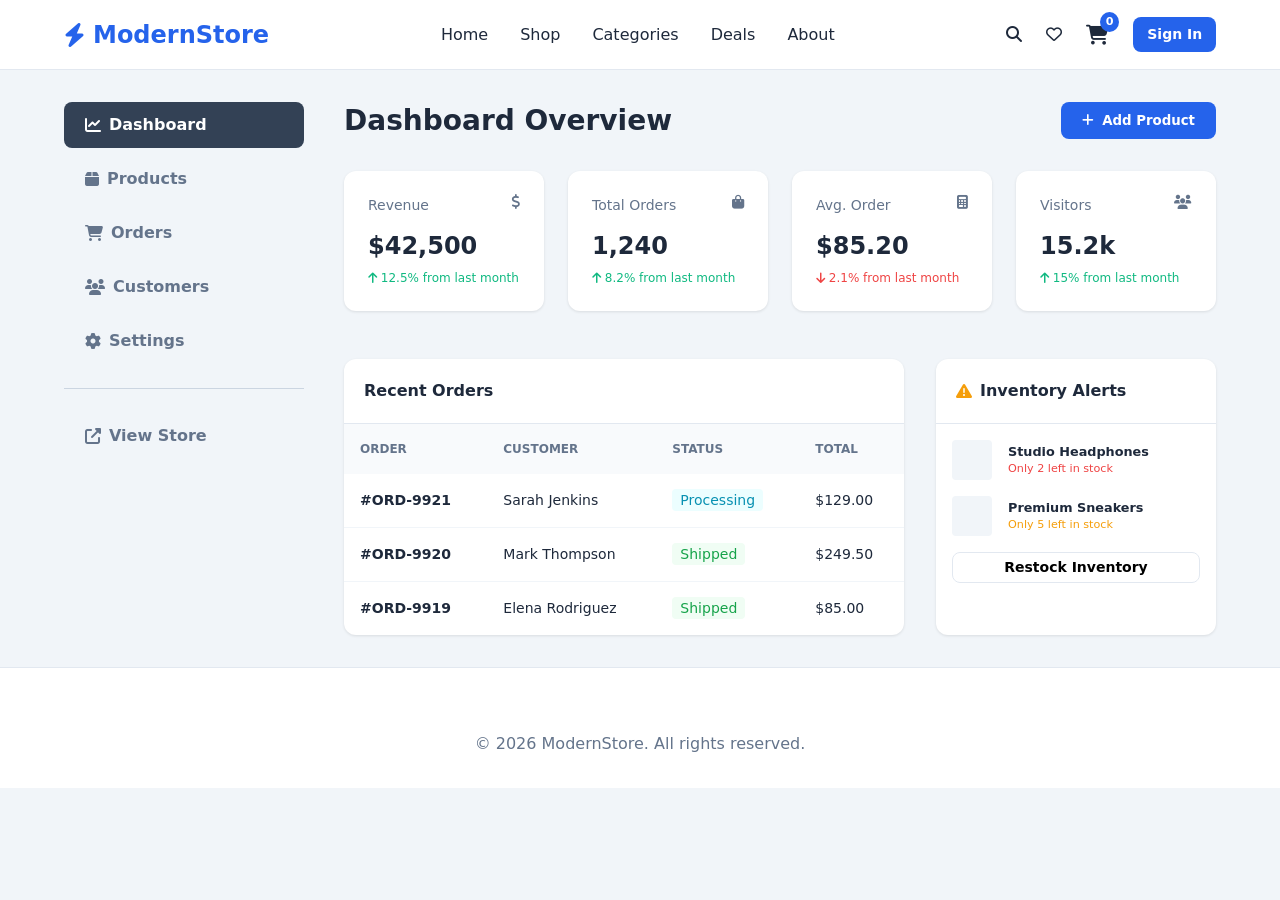
<file: admin-dashboard.html>
<!DOCTYPE html>
<html lang="en">
<head>
    <meta charset="UTF-8">
    <meta name="viewport" content="width=device-width, initial-scale=1.0">
    <title>Admin Dashboard | ModernStore</title>
    <link rel="stylesheet" href="assets/css/style.css">
    <link rel="stylesheet" href="https://cdnjs.cloudflare.com/ajax/libs/font-awesome/6.4.0/css/all.min.css">
</head>
<body style="background-color: #f1f5f9;">
    <!-- Navigation -->
    <nav class="navbar">
        <div class="container nav-container">
            <a href="index.html" class="logo">
                <i class="fas fa-bolt"></i> ModernStore
            </a>
            
            <ul class="nav-links">
                <li><a href="index.html" class="nav-link">Home</a></li>
                <li><a href="products.html" class="nav-link">Shop</a></li>
                <li><a href="categories.html" class="nav-link">Categories</a></li>
                <li><a href="deals.html" class="nav-link">Deals</a></li>
                <li><a href="about.html" class="nav-link">About</a></li>
            </ul>

            <div class="nav-actions">
                <div class="search-bar" style="position: relative; display: none; width: 200px;" id="search-container">
                    <input type="text" class="form-control" placeholder="Search..." style="padding: 0.5rem 1rem;">
                </div>
                <a href="#" class="nav-action-btn" id="search-btn"><i class="fas fa-search"></i></a>
                <a href="#" class="nav-action-btn"><i class="far fa-heart"></i></a>
                <a href="cart.html" class="cart-icon">
                    <i class="fas fa-shopping-cart"></i>
                    <span class="cart-count">0</span>
                </a>
                <a href="login.html" class="btn btn-primary btn-sm">Sign In</a>
                <div class="mobile-menu-btn">
                    <i class="fas fa-bars"></i>
                </div>
            </div>
        </div>
    </nav>

    <div class="container" style="padding: 2rem 1.5rem;">
        <div style="display: grid; grid-template-columns: 240px 1fr; gap: 2.5rem;">
            <!-- Admin Sidebar -->
            <aside>
                <nav style="display: flex; flex-direction: column; gap: 0.5rem;">
                    <a href="#" class="btn btn-block" style="justify-content: flex-start; background: #334155; color: white;"><i class="fas fa-chart-line"></i> Dashboard</a>
                    <a href="#" class="btn btn-block" style="justify-content: flex-start; color: #64748b;"><i class="fas fa-box"></i> Products</a>
                    <a href="#" class="btn btn-block" style="justify-content: flex-start; color: #64748b;"><i class="fas fa-shopping-cart"></i> Orders</a>
                    <a href="#" class="btn btn-block" style="justify-content: flex-start; color: #64748b;"><i class="fas fa-users"></i> Customers</a>
                    <a href="#" class="btn btn-block" style="justify-content: flex-start; color: #64748b;"><i class="fas fa-cog"></i> Settings</a>
                    <hr style="border: 0; border-top: 1px solid #cbd5e1; margin: 1rem 0;">
                    <a href="index.html" class="btn btn-block" style="justify-content: flex-start; color: #64748b;"><i class="fas fa-external-link-alt"></i> View Store</a>
                </nav>
            </aside>

            <!-- Admin Main Content -->
            <main>
                <div style="display: flex; justify-content: space-between; align-items: center; margin-bottom: 2rem;">
                    <h1 style="margin: 0; font-size: 1.75rem;">Dashboard Overview</h1>
                    <button class="btn btn-primary"><i class="fas fa-plus"></i> Add Product</button>
                </div>

                <!-- Stats Cards -->
                <div style="display: grid; grid-template-columns: repeat(4, 1fr); gap: 1.5rem; margin-bottom: 3rem;">
                    <div style="background: white; padding: 1.5rem; border-radius: 0.75rem; box-shadow: 0 1px 3px rgba(0,0,0,0.1);">
                        <div style="color: #64748b; font-size: 0.875rem; margin-bottom: 1rem; display: flex; justify-content: space-between;">
                            <span>Revenue</span>
                            <i class="fas fa-dollar-sign"></i>
                        </div>
                        <h2 style="margin: 0;">$42,500</h2>
                        <p style="color: var(--success); font-size: 0.75rem; margin-top: 0.5rem;"><i class="fas fa-arrow-up"></i> 12.5% from last month</p>
                    </div>
                    <div style="background: white; padding: 1.5rem; border-radius: 0.75rem; box-shadow: 0 1px 3px rgba(0,0,0,0.1);">
                        <div style="color: #64748b; font-size: 0.875rem; margin-bottom: 1rem; display: flex; justify-content: space-between;">
                            <span>Total Orders</span>
                            <i class="fas fa-shopping-bag"></i>
                        </div>
                        <h2 style="margin: 0;">1,240</h2>
                        <p style="color: var(--success); font-size: 0.75rem; margin-top: 0.5rem;"><i class="fas fa-arrow-up"></i> 8.2% from last month</p>
                    </div>
                    <div style="background: white; padding: 1.5rem; border-radius: 0.75rem; box-shadow: 0 1px 3px rgba(0,0,0,0.1);">
                        <div style="color: #64748b; font-size: 0.875rem; margin-bottom: 1rem; display: flex; justify-content: space-between;">
                            <span>Avg. Order</span>
                            <i class="fas fa-calculator"></i>
                        </div>
                        <h2 style="margin: 0;">$85.20</h2>
                        <p style="color: var(--danger); font-size: 0.75rem; margin-top: 0.5rem;"><i class="fas fa-arrow-down"></i> 2.1% from last month</p>
                    </div>
                    <div style="background: white; padding: 1.5rem; border-radius: 0.75rem; box-shadow: 0 1px 3px rgba(0,0,0,0.1);">
                        <div style="color: #64748b; font-size: 0.875rem; margin-bottom: 1rem; display: flex; justify-content: space-between;">
                            <span>Visitors</span>
                            <i class="fas fa-users"></i>
                        </div>
                        <h2 style="margin: 0;">15.2k</h2>
                        <p style="color: var(--success); font-size: 0.75rem; margin-top: 0.5rem;"><i class="fas fa-arrow-up"></i> 15% from last month</p>
                    </div>
                </div>

                <!-- Recent Sales & Inventory -->
                <div style="display: grid; grid-template-columns: 2fr 1fr; gap: 2rem;">
                    <!-- Recent Orders -->
                    <div style="background: white; border-radius: 0.75rem; box-shadow: 0 1px 3px rgba(0,0,0,0.1); overflow: hidden;">
                        <div style="padding: 1.25rem; border-bottom: 1px solid #e2e8f0; font-weight: 700;">Recent Orders</div>
                        <table style="width: 100%; border-collapse: collapse;">
                            <thead>
                                <tr style="text-align: left; background: #f8fafc; font-size: 0.75rem; text-transform: uppercase; color: #64748b;">
                                    <th style="padding: 1rem;">Order</th>
                                    <th style="padding: 1rem;">Customer</th>
                                    <th style="padding: 1rem;">Status</th>
                                    <th style="padding: 1rem;">Total</th>
                                </tr>
                            </thead>
                            <tbody style="font-size: 0.875rem;">
                                <tr style="border-bottom: 1px solid #f1f5f9;">
                                    <td style="padding: 1rem; font-weight: 600;">#ORD-9921</td>
                                    <td style="padding: 1rem;">Sarah Jenkins</td>
                                    <td style="padding: 1rem;"><span style="color: #0891b2; background: #ecfeff; padding: 0.2rem 0.5rem; border-radius: 4px;">Processing</span></td>
                                    <td style="padding: 1rem;">$129.00</td>
                                </tr>
                                <tr style="border-bottom: 1px solid #f1f5f9;">
                                    <td style="padding: 1rem; font-weight: 600;">#ORD-9920</td>
                                    <td style="padding: 1rem;">Mark Thompson</td>
                                    <td style="padding: 1rem;"><span style="color: #16a34a; background: #f0fdf4; padding: 0.2rem 0.5rem; border-radius: 4px;">Shipped</span></td>
                                    <td style="padding: 1rem;">$249.50</td>
                                </tr>
                                <tr>
                                    <td style="padding: 1rem; font-weight: 600;">#ORD-9919</td>
                                    <td style="padding: 1rem;">Elena Rodriguez</td>
                                    <td style="padding: 1rem;"><span style="color: #16a34a; background: #f0fdf4; padding: 0.2rem 0.5rem; border-radius: 4px;">Shipped</span></td>
                                    <td style="padding: 1rem;">$85.00</td>
                                </tr>
                            </tbody>
                        </table>
                    </div>

                    <!-- Low Stock Alerts -->
                    <div style="background: white; border-radius: 0.75rem; box-shadow: 0 1px 3px rgba(0,0,0,0.1); overflow: hidden;">
                        <div style="padding: 1.25rem; border-bottom: 1px solid #e2e8f0; font-weight: 700; display: flex; align-items: center; gap: 0.5rem;">
                            <i class="fas fa-exclamation-triangle" style="color: var(--accent);"></i> Inventory Alerts
                        </div>
                        <div style="padding: 1rem;">
                            <div style="display: flex; gap: 1rem; align-items: center; margin-bottom: 1rem;">
                                <div style="width: 40px; height: 40px; background: #f1f5f9; border-radius: 4px;"></div>
                                <div style="flex: 1;">
                                    <p style="font-size: 0.8rem; font-weight: 600; margin: 0;">Studio Headphones</p>
                                    <p style="font-size: 0.7rem; color: var(--danger);">Only 2 left in stock</p>
                                </div>
                            </div>
                            <div style="display: flex; gap: 1rem; align-items: center; margin-bottom: 1rem;">
                                <div style="width: 40px; height: 40px; background: #f1f5f9; border-radius: 4px;"></div>
                                <div style="flex: 1;">
                                    <p style="font-size: 0.8rem; font-weight: 600; margin: 0;">Premium Sneakers</p>
                                    <p style="font-size: 0.7rem; color: var(--accent);">Only 5 left in stock</p>
                                </div>
                            </div>
                            <button class="btn btn-outline btn-sm btn-block">Restock Inventory</button>
                        </div>
                    </div>
                </div>
            </main>
        </div>
    </div>

    <!-- Footer -->
    <footer class="footer">
        <div class="container text-center">
            <p class="text-muted">&copy; 2026 ModernStore. All rights reserved.</p>
        </div>
    </footer>

    <script src="assets/js/main.js"></script>
</body>
</html>
</file>
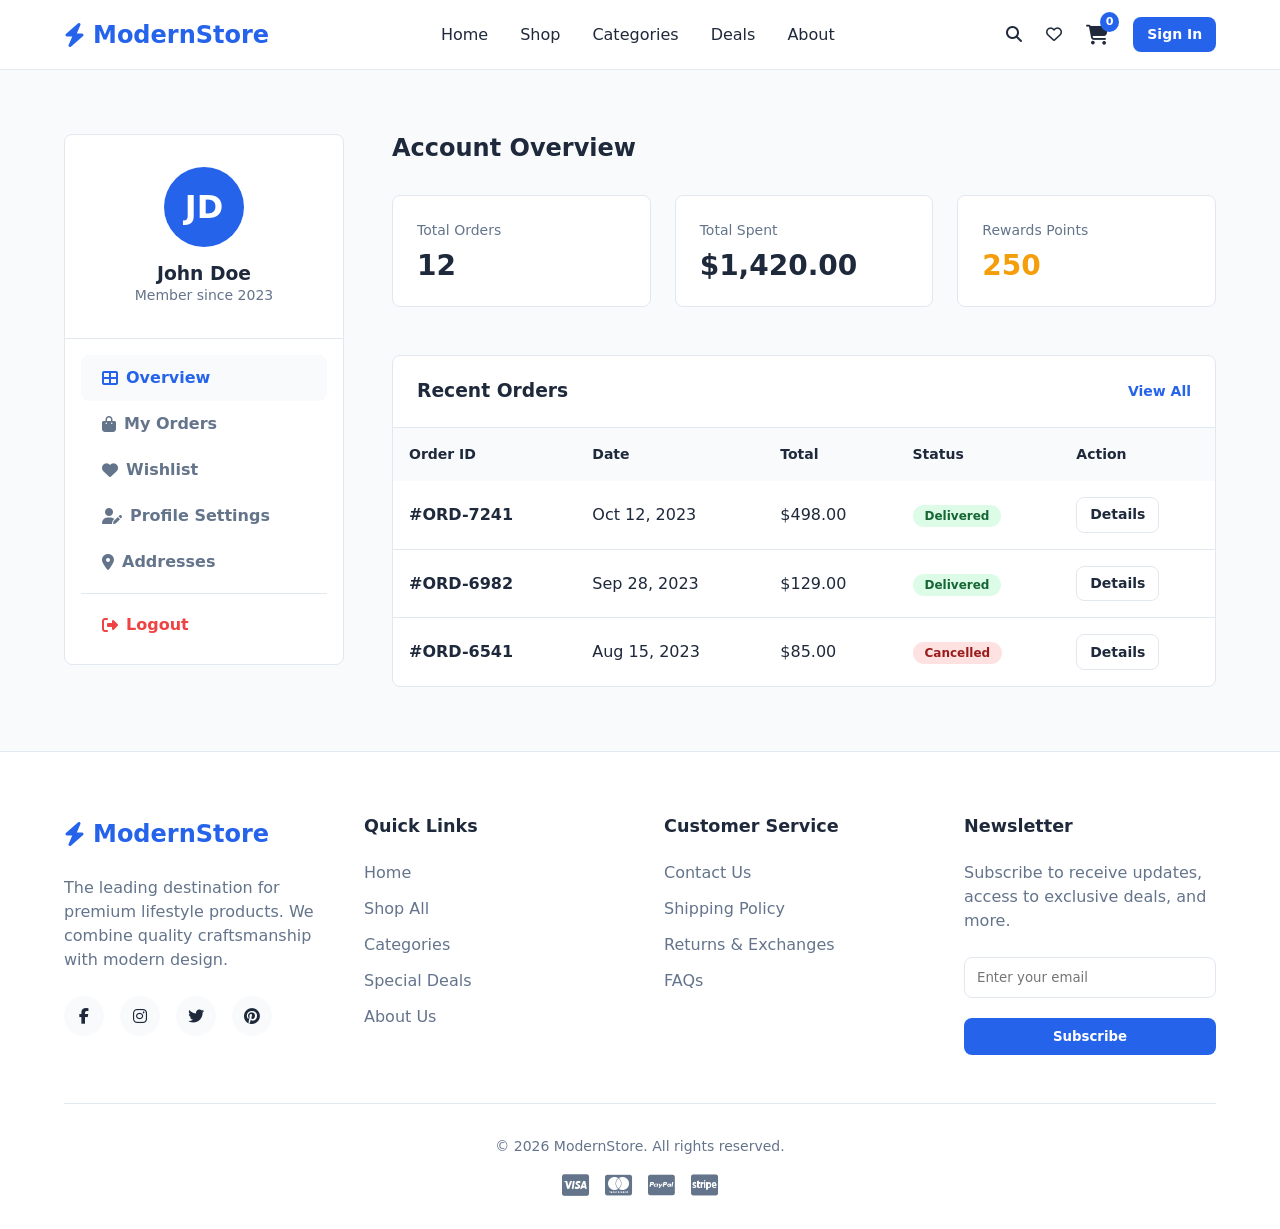
<file: dashboard.html>
<!DOCTYPE html>
<html lang="en">
<head>
    <meta charset="UTF-8">
    <meta name="viewport" content="width=device-width, initial-scale=1.0">
    <title>Dashboard | ModernStore</title>
    <link rel="stylesheet" href="assets/css/style.css">
    <link rel="stylesheet" href="https://cdnjs.cloudflare.com/ajax/libs/font-awesome/6.4.0/css/all.min.css">
</head>
<body>
    <!-- Navigation -->
    <nav class="navbar">
        <div class="container nav-container">
            <a href="index.html" class="logo">
                <i class="fas fa-bolt"></i> ModernStore
            </a>
            
            <ul class="nav-links">
                <li><a href="index.html" class="nav-link">Home</a></li>
                <li><a href="products.html" class="nav-link">Shop</a></li>
                <li><a href="categories.html" class="nav-link">Categories</a></li>
                <li><a href="deals.html" class="nav-link">Deals</a></li>
                <li><a href="about.html" class="nav-link">About</a></li>
            </ul>

            <div class="nav-actions">
                <div class="search-bar" style="position: relative; display: none; width: 200px;" id="search-container">
                    <input type="text" class="form-control" placeholder="Search..." style="padding: 0.5rem 1rem;">
                </div>
                <a href="#" class="nav-action-btn" id="search-btn"><i class="fas fa-search"></i></a>
                <a href="#" class="nav-action-btn"><i class="far fa-heart"></i></a>
                <a href="cart.html" class="cart-icon">
                    <i class="fas fa-shopping-cart"></i>
                    <span class="cart-count">0</span>
                </a>
                <a href="login.html" class="btn btn-primary btn-sm">Sign In</a>
                <div class="mobile-menu-btn">
                    <i class="fas fa-bars"></i>
                </div>
            </div>
        </div>
    </nav>

    <main class="container">
        <div style="padding: 4rem 0;">
            <div style="display: grid; grid-template-columns: 280px 1fr; gap: 3rem;">
                <!-- Sidebar -->
                <aside>
                    <div style="background: white; border-radius: var(--radius); border: 1px solid var(--border); overflow: hidden;">
                        <div style="padding: 2rem; border-bottom: 1px solid var(--border); text-align: center;">
                            <div style="width: 80px; height: 80px; border-radius: 50%; background: var(--primary); color: white; display: flex; align-items: center; justify-content: center; font-size: 2rem; font-weight: 700; margin: 0 auto 1rem;">JD</div>
                            <h3 style="margin: 0;">John Doe</h3>
                            <p class="text-muted" style="font-size: 0.875rem;">Member since 2023</p>
                        </div>
                        <nav style="padding: 1rem;">
                            <a href="#" class="btn btn-block" style="justify-content: flex-start; background: var(--background); color: var(--primary);"><i class="fas fa-th-large"></i> Overview</a>
                            <a href="#" class="btn btn-block" style="justify-content: flex-start; color: var(--text-muted);"><i class="fas fa-shopping-bag"></i> My Orders</a>
                            <a href="#" class="btn btn-block" style="justify-content: flex-start; color: var(--text-muted);"><i class="fas fa-heart"></i> Wishlist</a>
                            <a href="#" class="btn btn-block" style="justify-content: flex-start; color: var(--text-muted);"><i class="fas fa-user-edit"></i> Profile Settings</a>
                            <a href="#" class="btn btn-block" style="justify-content: flex-start; color: var(--text-muted);"><i class="fas fa-map-marker-alt"></i> Addresses</a>
                            <hr style="border: 0; border-top: 1px solid var(--border); margin: 0.5rem 0;">
                            <a href="login.html" class="btn btn-block" style="justify-content: flex-start; color: var(--danger);"><i class="fas fa-sign-out-alt"></i> Logout</a>
                        </nav>
                    </div>
                </aside>

                <!-- Content -->
                <div class="dashboard-content">
                    <h2 style="margin-bottom: 2rem;">Account Overview</h2>
                    
                    <!-- Stats Grid -->
                    <div style="display: grid; grid-template-columns: repeat(3, 1fr); gap: 1.5rem; margin-bottom: 3rem;">
                        <div style="background: white; padding: 1.5rem; border-radius: var(--radius); border: 1px solid var(--border);">
                            <p class="text-muted" style="font-size: 0.875rem; margin-bottom: 0.5rem;">Total Orders</p>
                            <h3 style="margin: 0; font-size: 1.75rem;">12</h3>
                        </div>
                        <div style="background: white; padding: 1.5rem; border-radius: var(--radius); border: 1px solid var(--border);">
                            <p class="text-muted" style="font-size: 0.875rem; margin-bottom: 0.5rem;">Total Spent</p>
                            <h3 style="margin: 0; font-size: 1.75rem;">$1,420.00</h3>
                        </div>
                        <div style="background: white; padding: 1.5rem; border-radius: var(--radius); border: 1px solid var(--border);">
                            <p class="text-muted" style="font-size: 0.875rem; margin-bottom: 0.5rem;">Rewards Points</p>
                            <h3 style="margin: 0; font-size: 1.75rem; color: var(--accent);">250</h3>
                        </div>
                    </div>

                    <!-- Recent Orders Table -->
                    <div style="background: white; border-radius: var(--radius); border: 1px solid var(--border); overflow: hidden;">
                        <div style="padding: 1.5rem; border-bottom: 1px solid var(--border); display: flex; justify-content: space-between; align-items: center;">
                            <h3 style="margin: 0;">Recent Orders</h3>
                            <a href="#" style="color: var(--primary); font-size: 0.875rem; font-weight: 600;">View All</a>
                        </div>
                        <div style="overflow-x: auto;">
                            <table style="width: 100%; border-collapse: collapse;">
                                <thead>
                                    <tr style="background: var(--background); text-align: left;">
                                        <th style="padding: 1rem; font-size: 0.875rem;">Order ID</th>
                                        <th style="padding: 1rem; font-size: 0.875rem;">Date</th>
                                        <th style="padding: 1rem; font-size: 0.875rem;">Total</th>
                                        <th style="padding: 1rem; font-size: 0.875rem;">Status</th>
                                        <th style="padding: 1rem; font-size: 0.875rem;">Action</th>
                                    </tr>
                                </thead>
                                <tbody>
                                    <tr style="border-bottom: 1px solid var(--border);">
                                        <td style="padding: 1rem; font-weight: 600;">#ORD-7241</td>
                                        <td style="padding: 1rem;">Oct 12, 2023</td>
                                        <td style="padding: 1rem;">$498.00</td>
                                        <td style="padding: 1rem;"><span style="background: #dcfce7; color: #166534; padding: 0.25rem 0.75rem; border-radius: 1rem; font-size: 0.75rem; font-weight: 600;">Delivered</span></td>
                                        <td style="padding: 1rem;"><a href="#" class="btn btn-outline btn-sm">Details</a></td>
                                    </tr>
                                    <tr style="border-bottom: 1px solid var(--border);">
                                        <td style="padding: 1rem; font-weight: 600;">#ORD-6982</td>
                                        <td style="padding: 1rem;">Sep 28, 2023</td>
                                        <td style="padding: 1rem;">$129.00</td>
                                        <td style="padding: 1rem;"><span style="background: #dcfce7; color: #166534; padding: 0.25rem 0.75rem; border-radius: 1rem; font-size: 0.75rem; font-weight: 600;">Delivered</span></td>
                                        <td style="padding: 1rem;"><a href="#" class="btn btn-outline btn-sm">Details</a></td>
                                    </tr>
                                    <tr>
                                        <td style="padding: 1rem; font-weight: 600;">#ORD-6541</td>
                                        <td style="padding: 1rem;">Aug 15, 2023</td>
                                        <td style="padding: 1rem;">$85.00</td>
                                        <td style="padding: 1rem;"><span style="background: #fee2e2; color: #991b1b; padding: 0.25rem 0.75rem; border-radius: 1rem; font-size: 0.75rem; font-weight: 600;">Cancelled</span></td>
                                        <td style="padding: 1rem;"><a href="#" class="btn btn-outline btn-sm">Details</a></td>
                                    </tr>
                                </tbody>
                            </table>
                        </div>
                    </div>
                </div>
            </div>
        </div>
    </main>

    <!-- Footer -->
    <footer class="footer">
        <div class="container">
            <div class="footer-grid">
                <div class="footer-col" id="about">
                    <a href="index.html" class="logo" style="margin-bottom: 1.5rem;">
                        <i class="fas fa-bolt"></i> ModernStore
                    </a>
                    <p class="text-muted">The leading destination for premium lifestyle products. We combine quality craftsmanship with modern design.</p>
                    <div class="social-links">
                        <a href="#" class="social-link"><i class="fab fa-facebook-f"></i></a>
                        <a href="#" class="social-link"><i class="fab fa-instagram"></i></a>
                        <a href="#" class="social-link"><i class="fab fa-twitter"></i></a>
                        <a href="#" class="social-link"><i class="fab fa-pinterest"></i></a>
                    </div>
                </div>
                <div class="footer-col">
                    <h4>Quick Links</h4>
                    <ul class="footer-links">
                        <li><a href="index.html" class="footer-link">Home</a></li>
                        <li><a href="products.html" class="footer-link">Shop All</a></li>
                        <li><a href="categories.html" class="footer-link">Categories</a></li>
                        <li><a href="deals.html" class="footer-link">Special Deals</a></li>
                        <li><a href="about.html" class="footer-link">About Us</a></li>
                    </ul>
                </div>
                <div class="footer-col">
                    <h4>Customer Service</h4>
                    <ul class="footer-links">
                        <li><a href="#" class="footer-link">Contact Us</a></li>
                        <li><a href="#" class="footer-link">Shipping Policy</a></li>
                        <li><a href="#" class="footer-link">Returns & Exchanges</a></li>
                        <li><a href="#" class="footer-link">FAQs</a></li>
                    </ul>
                </div>
                <div class="footer-col">
                    <h4>Newsletter</h4>
                    <p class="text-muted" style="margin-bottom: 1.5rem;">Subscribe to receive updates, access to exclusive deals, and more.</p>
                    <form id="newsletter-form">
                        <div class="form-group">
                            <input type="email" class="form-control" placeholder="Enter your email" required>
                        </div>
                        <button type="submit" class="btn btn-primary btn-block">Subscribe</button>
                    </form>
                </div>
            </div>
            <div class="footer-bottom">
                <p>&copy; 2026 ModernStore. All rights reserved.</p>
                <div style="margin-top: 1rem; display: flex; gap: 1rem; justify-content: center; font-size: 1.5rem;">
                    <i class="fab fa-cc-visa"></i>
                    <i class="fab fa-cc-mastercard"></i>
                    <i class="fab fa-cc-paypal"></i>
                    <i class="fab fa-cc-stripe"></i>
                </div>
            </div>
        </div>
    </footer>

    <script src="assets/js/main.js"></script>
</body>
</html>
</file>
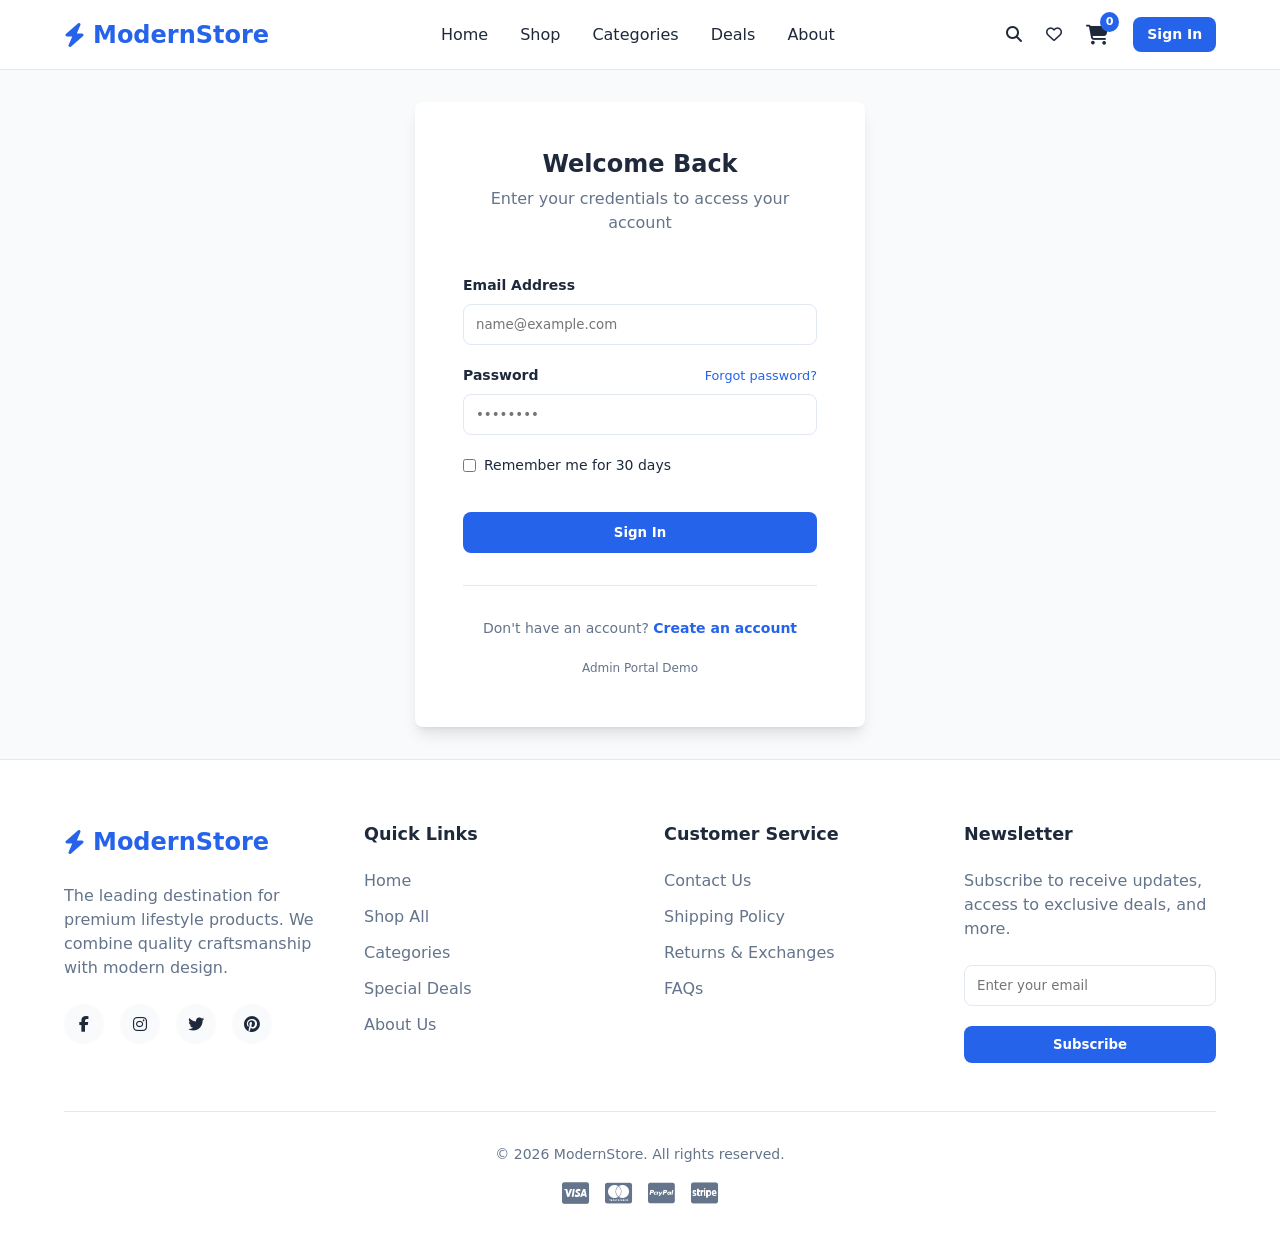
<file: login.html>
<!DOCTYPE html>
<html lang="en">
<head>
    <meta charset="UTF-8">
    <meta name="viewport" content="width=device-width, initial-scale=1.0">
    <title>Login | ModernStore</title>
    <link rel="stylesheet" href="assets/css/style.css">
    <link rel="stylesheet" href="https://cdnjs.cloudflare.com/ajax/libs/font-awesome/6.4.0/css/all.min.css">
</head>
<body style="background-color: var(--background); display: flex; flex-direction: column; min-height: 100vh;">
    <!-- Navigation -->
    <nav class="navbar">
        <div class="container nav-container">
            <a href="index.html" class="logo">
                <i class="fas fa-bolt"></i> ModernStore
            </a>
            
            <ul class="nav-links">
                <li><a href="index.html" class="nav-link">Home</a></li>
                <li><a href="products.html" class="nav-link">Shop</a></li>
                <li><a href="categories.html" class="nav-link">Categories</a></li>
                <li><a href="deals.html" class="nav-link">Deals</a></li>
                <li><a href="about.html" class="nav-link">About</a></li>
            </ul>

            <div class="nav-actions">
                <div class="search-bar" style="position: relative; display: none; width: 200px;" id="search-container">
                    <input type="text" class="form-control" placeholder="Search..." style="padding: 0.5rem 1rem;">
                </div>
                <a href="#" class="nav-action-btn" id="search-btn"><i class="fas fa-search"></i></a>
                <a href="#" class="nav-action-btn"><i class="far fa-heart"></i></a>
                <a href="cart.html" class="cart-icon">
                    <i class="fas fa-shopping-cart"></i>
                    <span class="cart-count">0</span>
                </a>
                <a href="login.html" class="btn btn-primary btn-sm">Sign In</a>
                <div class="mobile-menu-btn">
                    <i class="fas fa-bars"></i>
                </div>
            </div>
        </div>
    </nav>

    <main style="flex: 1; display: flex; align-items: center; justify-content: center; padding: 2rem;">
        <div class="auth-container" style="width: 100%; max-width: 450px; background: white; padding: 3rem; border-radius: var(--radius); box-shadow: var(--shadow-lg);">
            <div class="text-center" style="margin-bottom: 2.5rem;">
                <h2 style="margin-bottom: 0.5rem;">Welcome Back</h2>
                <p class="text-muted">Enter your credentials to access your account</p>
            </div>

            <form data-redirect="dashboard.html">
                <div class="form-group">
                    <label class="form-label">Email Address</label>
                    <input type="email" class="form-control" placeholder="name@example.com" required>
                </div>
                <div class="form-group">
                    <div style="display: flex; justify-content: space-between; align-items: center; margin-bottom: 0.5rem;">
                        <label class="form-label" style="margin: 0;">Password</label>
                        <a href="#" style="font-size: 0.8rem; color: var(--primary);">Forgot password?</a>
                    </div>
                    <input type="password" class="form-control" placeholder="••••••••" required>
                </div>
                <div class="form-group" style="display: flex; align-items: center; gap: 0.5rem;">
                    <input type="checkbox" id="remember">
                    <label for="remember" style="font-size: 0.875rem; cursor: pointer;">Remember me for 30 days</label>
                </div>
                <button type="submit" class="btn btn-primary btn-block" style="padding: 0.75rem; margin-top: 1rem;">Sign In</button>
            </form>

            <div style="margin-top: 2rem; padding-top: 2rem; border-top: 1px solid var(--border); text-align: center;">
                <p class="text-muted" style="font-size: 0.875rem;">Don't have an account? <a href="register.html" style="color: var(--primary); font-weight: 600;">Create an account</a></p>
            </div>
            
            <!-- Admin Link for Demo -->
            <div style="margin-top: 1rem; text-align: center;">
                <a href="admin-dashboard.html" style="font-size: 0.75rem; color: var(--text-muted);">Admin Portal Demo</a>
            </div>
        </div>
    </main>

    <!-- Footer -->
    <footer class="footer">
        <div class="container">
            <div class="footer-grid">
                <div class="footer-col" id="about">
                    <a href="index.html" class="logo" style="margin-bottom: 1.5rem;">
                        <i class="fas fa-bolt"></i> ModernStore
                    </a>
                    <p class="text-muted">The leading destination for premium lifestyle products. We combine quality craftsmanship with modern design.</p>
                    <div class="social-links">
                        <a href="#" class="social-link"><i class="fab fa-facebook-f"></i></a>
                        <a href="#" class="social-link"><i class="fab fa-instagram"></i></a>
                        <a href="#" class="social-link"><i class="fab fa-twitter"></i></a>
                        <a href="#" class="social-link"><i class="fab fa-pinterest"></i></a>
                    </div>
                </div>
                <div class="footer-col">
                    <h4>Quick Links</h4>
                    <ul class="footer-links">
                        <li><a href="index.html" class="footer-link">Home</a></li>
                        <li><a href="products.html" class="footer-link">Shop All</a></li>
                        <li><a href="categories.html" class="footer-link">Categories</a></li>
                        <li><a href="deals.html" class="footer-link">Special Deals</a></li>
                        <li><a href="about.html" class="footer-link">About Us</a></li>
                    </ul>
                </div>
                <div class="footer-col">
                    <h4>Customer Service</h4>
                    <ul class="footer-links">
                        <li><a href="#" class="footer-link">Contact Us</a></li>
                        <li><a href="#" class="footer-link">Shipping Policy</a></li>
                        <li><a href="#" class="footer-link">Returns & Exchanges</a></li>
                        <li><a href="#" class="footer-link">FAQs</a></li>
                    </ul>
                </div>
                <div class="footer-col">
                    <h4>Newsletter</h4>
                    <p class="text-muted" style="margin-bottom: 1.5rem;">Subscribe to receive updates, access to exclusive deals, and more.</p>
                    <form id="newsletter-form">
                        <div class="form-group">
                            <input type="email" class="form-control" placeholder="Enter your email" required>
                        </div>
                        <button type="submit" class="btn btn-primary btn-block">Subscribe</button>
                    </form>
                </div>
            </div>
            <div class="footer-bottom">
                <p>&copy; 2026 ModernStore. All rights reserved.</p>
                <div style="margin-top: 1rem; display: flex; gap: 1rem; justify-content: center; font-size: 1.5rem;">
                    <i class="fab fa-cc-visa"></i>
                    <i class="fab fa-cc-mastercard"></i>
                    <i class="fab fa-cc-paypal"></i>
                    <i class="fab fa-cc-stripe"></i>
                </div>
            </div>
        </div>
    </footer>

    <script src="assets/js/main.js"></script>
</body>
</html>
</file>
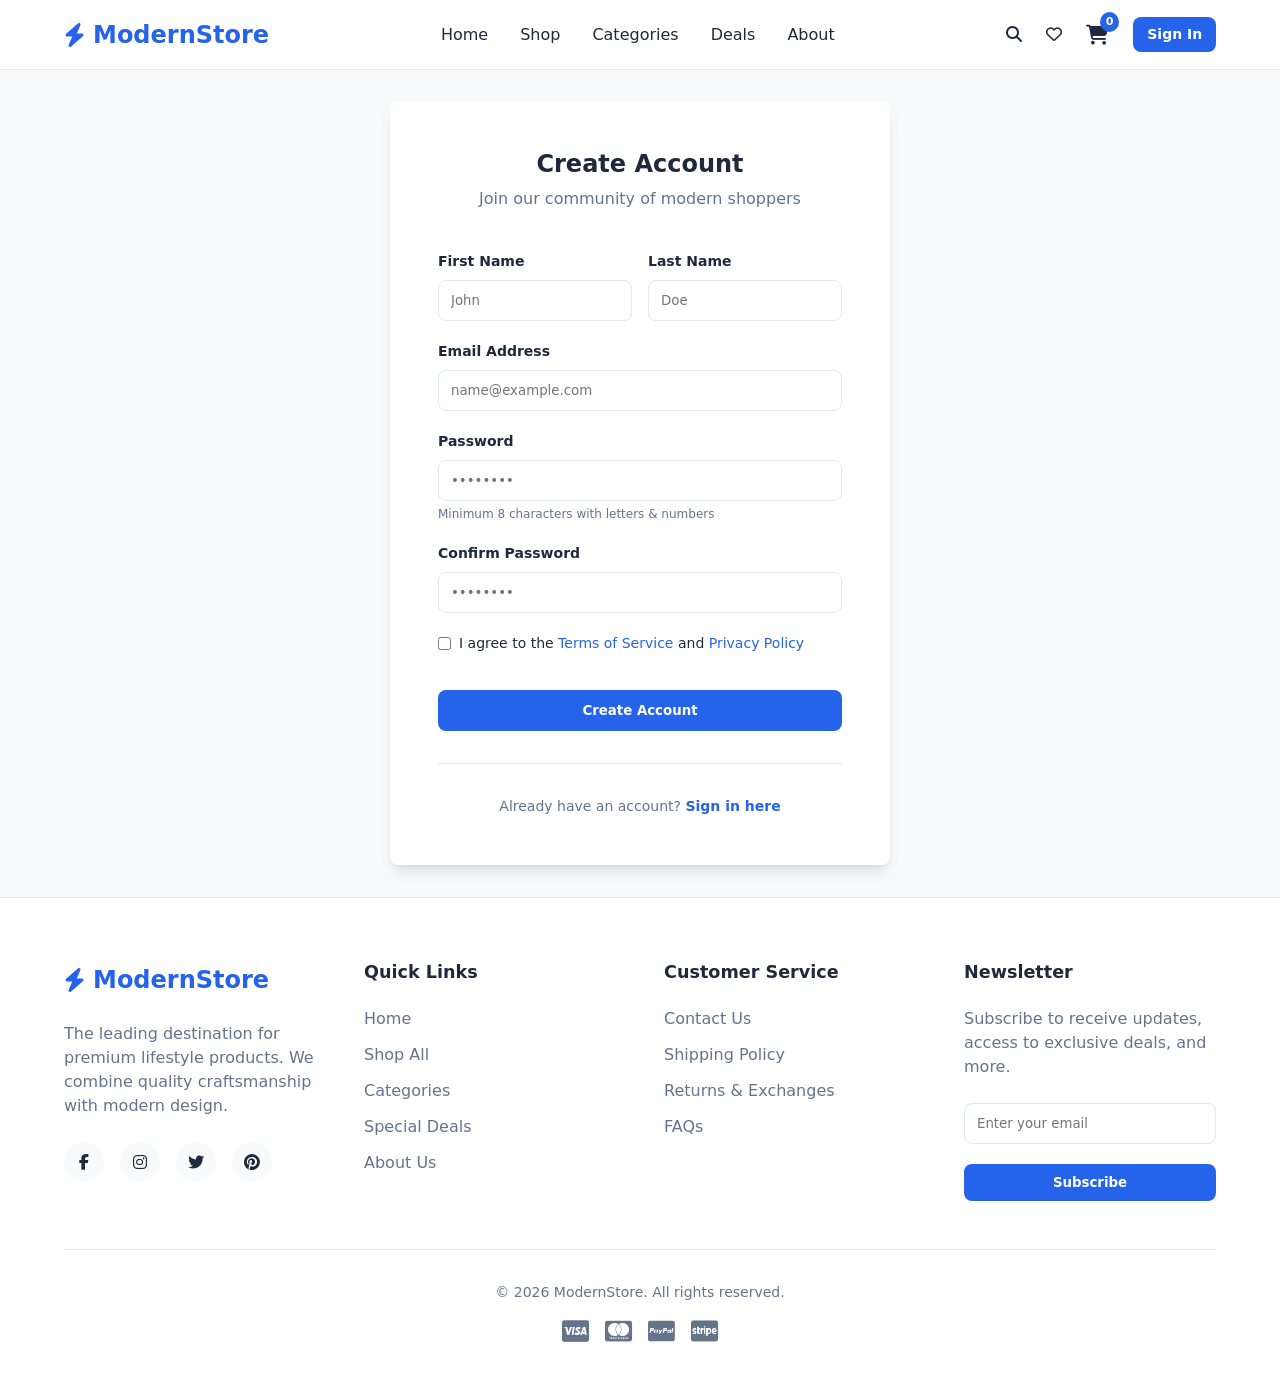
<file: register.html>
<!DOCTYPE html>
<html lang="en">
<head>
    <meta charset="UTF-8">
    <meta name="viewport" content="width=device-width, initial-scale=1.0">
    <title>Register | ModernStore</title>
    <link rel="stylesheet" href="assets/css/style.css">
    <link rel="stylesheet" href="https://cdnjs.cloudflare.com/ajax/libs/font-awesome/6.4.0/css/all.min.css">
</head>
<body style="background-color: var(--background); display: flex; flex-direction: column; min-height: 100vh;">
    <!-- Navigation -->
    <nav class="navbar">
        <div class="container nav-container">
            <a href="index.html" class="logo">
                <i class="fas fa-bolt"></i> ModernStore
            </a>
            
            <ul class="nav-links">
                <li><a href="index.html" class="nav-link">Home</a></li>
                <li><a href="products.html" class="nav-link">Shop</a></li>
                <li><a href="categories.html" class="nav-link">Categories</a></li>
                <li><a href="deals.html" class="nav-link">Deals</a></li>
                <li><a href="about.html" class="nav-link">About</a></li>
            </ul>

            <div class="nav-actions">
                <div class="search-bar" style="position: relative; display: none; width: 200px;" id="search-container">
                    <input type="text" class="form-control" placeholder="Search..." style="padding: 0.5rem 1rem;">
                </div>
                <a href="#" class="nav-action-btn" id="search-btn"><i class="fas fa-search"></i></a>
                <a href="#" class="nav-action-btn"><i class="far fa-heart"></i></a>
                <a href="cart.html" class="cart-icon">
                    <i class="fas fa-shopping-cart"></i>
                    <span class="cart-count">0</span>
                </a>
                <a href="login.html" class="btn btn-primary btn-sm">Sign In</a>
                <div class="mobile-menu-btn">
                    <i class="fas fa-bars"></i>
                </div>
            </div>
        </div>
    </nav>

    <main style="flex: 1; display: flex; align-items: center; justify-content: center; padding: 2rem;">
        <div class="auth-container" style="width: 100%; max-width: 500px; background: white; padding: 3rem; border-radius: var(--radius); box-shadow: var(--shadow-lg);">
            <div class="text-center" style="margin-bottom: 2.5rem;">
                <h2 style="margin-bottom: 0.5rem;">Create Account</h2>
                <p class="text-muted">Join our community of modern shoppers</p>
            </div>

            <form data-redirect="login.html">
                <div style="display: grid; grid-template-columns: 1fr 1fr; gap: 1rem;">
                    <div class="form-group">
                        <label class="form-label">First Name</label>
                        <input type="text" class="form-control" placeholder="John" required>
                    </div>
                    <div class="form-group">
                        <label class="form-label">Last Name</label>
                        <input type="text" class="form-control" placeholder="Doe" required>
                    </div>
                </div>
                <div class="form-group">
                    <label class="form-label">Email Address</label>
                    <input type="email" class="form-control" placeholder="name@example.com" required>
                </div>
                <div class="form-group">
                    <label class="form-label">Password</label>
                    <input type="password" class="form-control" placeholder="••••••••" required>
                    <p style="font-size: 0.75rem; color: var(--text-muted); margin-top: 0.25rem;">Minimum 8 characters with letters & numbers</p>
                </div>
                <div class="form-group">
                    <label class="form-label">Confirm Password</label>
                    <input type="password" class="form-control" placeholder="••••••••" required>
                </div>
                <div class="form-group" style="display: flex; align-items: flex-start; gap: 0.5rem;">
                    <input type="checkbox" id="terms" required style="margin-top: 0.25rem;">
                    <label for="terms" style="font-size: 0.875rem; cursor: pointer;">I agree to the <a href="#" style="color: var(--primary);">Terms of Service</a> and <a href="#" style="color: var(--primary);">Privacy Policy</a></label>
                </div>
                <button type="submit" class="btn btn-primary btn-block" style="padding: 0.75rem; margin-top: 1rem;">Create Account</button>
            </form>

            <div style="margin-top: 2rem; padding-top: 2rem; border-top: 1px solid var(--border); text-align: center;">
                <p class="text-muted" style="font-size: 0.875rem;">Already have an account? <a href="login.html" style="color: var(--primary); font-weight: 600;">Sign in here</a></p>
            </div>
        </div>
    </main>

    <!-- Footer -->
    <footer class="footer">
        <div class="container">
            <div class="footer-grid">
                <div class="footer-col" id="about">
                    <a href="index.html" class="logo" style="margin-bottom: 1.5rem;">
                        <i class="fas fa-bolt"></i> ModernStore
                    </a>
                    <p class="text-muted">The leading destination for premium lifestyle products. We combine quality craftsmanship with modern design.</p>
                    <div class="social-links">
                        <a href="#" class="social-link"><i class="fab fa-facebook-f"></i></a>
                        <a href="#" class="social-link"><i class="fab fa-instagram"></i></a>
                        <a href="#" class="social-link"><i class="fab fa-twitter"></i></a>
                        <a href="#" class="social-link"><i class="fab fa-pinterest"></i></a>
                    </div>
                </div>
                <div class="footer-col">
                    <h4>Quick Links</h4>
                    <ul class="footer-links">
                        <li><a href="index.html" class="footer-link">Home</a></li>
                        <li><a href="products.html" class="footer-link">Shop All</a></li>
                        <li><a href="categories.html" class="footer-link">Categories</a></li>
                        <li><a href="deals.html" class="footer-link">Special Deals</a></li>
                        <li><a href="about.html" class="footer-link">About Us</a></li>
                    </ul>
                </div>
                <div class="footer-col">
                    <h4>Customer Service</h4>
                    <ul class="footer-links">
                        <li><a href="#" class="footer-link">Contact Us</a></li>
                        <li><a href="#" class="footer-link">Shipping Policy</a></li>
                        <li><a href="#" class="footer-link">Returns & Exchanges</a></li>
                        <li><a href="#" class="footer-link">FAQs</a></li>
                    </ul>
                </div>
                <div class="footer-col">
                    <h4>Newsletter</h4>
                    <p class="text-muted" style="margin-bottom: 1.5rem;">Subscribe to receive updates, access to exclusive deals, and more.</p>
                    <form id="newsletter-form">
                        <div class="form-group">
                            <input type="email" class="form-control" placeholder="Enter your email" required>
                        </div>
                        <button type="submit" class="btn btn-primary btn-block">Subscribe</button>
                    </form>
                </div>
            </div>
            <div class="footer-bottom">
                <p>&copy; 2026 ModernStore. All rights reserved.</p>
                <div style="margin-top: 1rem; display: flex; gap: 1rem; justify-content: center; font-size: 1.5rem;">
                    <i class="fab fa-cc-visa"></i>
                    <i class="fab fa-cc-mastercard"></i>
                    <i class="fab fa-cc-paypal"></i>
                    <i class="fab fa-cc-stripe"></i>
                </div>
            </div>
        </div>
    </footer>

    <script src="assets/js/main.js"></script>
</body>
</html>
</file>
<file: assets/css/style.css>
/* Modern E-Commerce Design System */
:root {
    --primary: #2563eb;
    --primary-dark: #1d4ed8;
    --secondary: #64748b;
    --accent: #f59e0b;
    --success: #10b981;
    --danger: #ef4444;
    --background: #f8fafc;
    --surface: #ffffff;
    --text-main: #1e293b;
    --text-muted: #64748b;
    --border: #e2e8f0;
    --shadow: 0 4px 6px -1px rgb(0 0 0 / 0.1), 0 2px 4px -2px rgb(0 0 0 / 0.1);
    --shadow-lg: 0 10px 15px -3px rgb(0 0 0 / 0.1), 0 4px 6px -4px rgb(0 0 0 / 0.1);
    --radius: 0.5rem;
    --container-width: 1200px;
}

/* Reset & Base */
* {
    margin: 0;
    padding: 0;
    box-sizing: border-box;
}

body {
    font-family: 'Inter', system-ui, -apple-system, sans-serif;
    background-color: var(--background);
    color: var(--text-main);
    line-height: 1.5;
    -webkit-font-smoothing: antialiased;
}

a {
    text-decoration: none;
    color: inherit;
    transition: all 0.2s;
}

ul {
    list-style: none;
}

img {
    max-width: 100%;
    display: block;
}

button, input, select, textarea {
    font-family: inherit;
}

/* Layout */
.container {
    max-width: var(--container-width);
    margin: 0 auto;
    padding: 0 1.5rem;
}

section {
    padding: 4rem 0;
}

/* Typography */
h1, h2, h3, h4 {
    font-weight: 700;
    line-height: 1.2;
    margin-bottom: 1rem;
}

.text-center { text-align: center; }
.text-muted { color: var(--text-muted); }

/* Navigation */
.navbar {
    background-color: var(--surface);
    border-bottom: 1px solid var(--border);
    position: sticky;
    top: 0;
    z-index: 100;
    height: 70px;
    display: flex;
    align-items: center;
}

.nav-container {
    display: flex;
    justify-content: space-between;
    align-items: center;
    width: 100%;
}

.logo {
    font-size: 1.5rem;
    font-weight: 800;
    color: var(--primary);
    display: flex;
    align-items: center;
    gap: 0.5rem;
}

.nav-links {
    display: flex;
    gap: 2rem;
    align-items: center;
}

.nav-link {
    font-weight: 500;
    color: var(--text-main);
}

.nav-link:hover {
    color: var(--primary);
}

.nav-actions {
    display: flex;
    align-items: center;
    gap: 1.5rem;
}

.cart-icon {
    position: relative;
    font-size: 1.25rem;
}

.cart-count {
    position: absolute;
    top: -8px;
    right: -10px;
    background-color: var(--primary);
    color: white;
    font-size: 0.7rem;
    padding: 2px 6px;
    border-radius: 50%;
    font-weight: 700;
}

/* Mobile Menu */
.mobile-menu-btn {
    display: none;
    font-size: 1.5rem;
    cursor: pointer;
}

/* Buttons */
.btn {
    display: inline-flex;
    align-items: center;
    justify-content: center;
    padding: 0.625rem 1.25rem;
    border-radius: var(--radius);
    font-weight: 600;
    cursor: pointer;
    transition: all 0.2s;
    border: 1px solid transparent;
    gap: 0.5rem;
}

.btn-primary {
    background-color: var(--primary);
    color: white;
}

.btn-primary:hover {
    background-color: var(--primary-dark);
}

.btn-outline {
    border-color: var(--border);
    background-color: transparent;
}

.btn-outline:hover {
    background-color: var(--background);
}

.btn-block {
    width: 100%;
}

.btn-sm {
    padding: 0.4rem 0.8rem;
    font-size: 0.875rem;
}

/* Product Grid Responsiveness */
.product-grid {
    display: grid;
    grid-template-columns: repeat(4, 1fr);
    gap: 2rem;
}

@media (max-width: 1024px) {
    .product-grid {
        grid-template-columns: repeat(2, 1fr);
    }
}

@media (max-width: 640px) {
    .product-grid {
        grid-template-columns: 1fr;
    }
}

.product-card {
    background-color: var(--surface);
    border-radius: var(--radius);
    overflow: hidden;
    box-shadow: var(--shadow);
    transition: transform 0.2s, box-shadow 0.2s;
}

.product-card:hover {
    transform: translateY(-4px);
    box-shadow: var(--shadow-lg);
}

.product-card-img {
    aspect-ratio: 1/1;
    background-color: #f1f5f9;
    position: relative;
}

.product-card-img img {
    width: 100%;
    height: 100%;
    object-fit: cover;
}

.product-card-body {
    padding: 1.25rem;
}

.product-category {
    font-size: 0.75rem;
    text-transform: uppercase;
    color: var(--text-muted);
    letter-spacing: 0.05em;
    margin-bottom: 0.5rem;
}

.product-title {
    font-size: 1.1rem;
    margin-bottom: 0.5rem;
    display: block;
}

.product-price {
    font-weight: 700;
    font-size: 1.25rem;
    color: var(--primary);
    margin-bottom: 1rem;
}

/* Forms */
.form-group {
    margin-bottom: 1.25rem;
}

.form-label {
    display: block;
    font-size: 0.875rem;
    font-weight: 600;
    margin-bottom: 0.5rem;
}

.form-control {
    width: 100%;
    padding: 0.75rem;
    border: 1px solid var(--border);
    border-radius: var(--radius);
    outline: none;
    transition: border-color 0.2s;
}

.form-control:focus {
    border-color: var(--primary);
}

/* Footer */
.footer {
    background-color: var(--surface);
    border-top: 1px solid var(--border);
    padding: 4rem 0 2rem;
}

.footer-grid {
    display: grid;
    grid-template-columns: repeat(auto-fit, minmax(200px, 1fr));
    gap: 3rem;
    margin-bottom: 3rem;
}

.footer-title {
    font-size: 1.1rem;
    margin-bottom: 1.5rem;
}

.footer-links li {
    margin-bottom: 0.75rem;
}

.footer-link {
    color: var(--text-muted);
}

.footer-link:hover {
    color: var(--primary);
}

.footer-bottom {
    padding-top: 2rem;
    border-top: 1px solid var(--border);
    text-align: center;
    color: var(--text-muted);
    font-size: 0.875rem;
}

/* Navigation Improvements */
.nav-links.active {
    display: flex;
    flex-direction: column;
    position: absolute;
    top: 70px;
    left: 0;
    right: 0;
    background: var(--surface);
    padding: 2rem;
    border-bottom: 1px solid var(--border);
    animation: slideDown 0.3s ease-out;
}

@keyframes slideDown {
    from { transform: translateY(-10%); opacity: 0; }
    to { transform: translateY(0); opacity: 1; }
}

/* Hero Slider */
.hero-slider {
    position: relative;
    height: 600px;
    overflow: hidden;
}

.slider-container {
    height: 100%;
    display: flex;
    transition: transform 0.5s ease-in-out;
}

.slide {
    min-width: 100%;
    height: 100%;
    position: relative;
    display: flex;
    align-items: center;
    color: white;
}

.slide::after {
    content: '';
    position: absolute;
    inset: 0;
    background: rgba(0,0,0,0.4);
}

.slide-content {
    position: relative;
    z-index: 1;
    max-width: 800px;
    margin-left: 10%;
    padding: 2rem;
    animation: fadeIn 0.8s ease-out;
}

@keyframes fadeIn {
    from { opacity: 0; transform: translateY(20px); }
    to { opacity: 1; transform: translateY(0); }
}

.slide-content h1 { font-size: 4rem; margin-bottom: 1.5rem; }
.slide-content p { font-size: 1.25rem; margin-bottom: 2rem; }

.slider-nav {
    position: absolute;
    bottom: 2rem;
    left: 50%;
    transform: translateX(-50%);
    display: flex;
    gap: 1rem;
    z-index: 2;
}

.slider-dot {
    width: 12px;
    height: 12px;
    border-radius: 50%;
    background: rgba(255,255,255,0.5);
    cursor: pointer;
    transition: background 0.3s;
}

.slider-dot.active { background: white; width: 30px; border-radius: 10px; }

.slider-arrow {
    position: absolute;
    top: 50%;
    transform: translateY(-50%);
    width: 50px;
    height: 50px;
    background: rgba(255,255,255,0.2);
    border-radius: 50%;
    display: flex;
    align-items: center;
    justify-content: center;
    color: white;
    cursor: pointer;
    z-index: 2;
    transition: background 0.3s;
}

.slider-arrow:hover { background: rgba(255,255,255,0.4); }
.arrow-prev { left: 2rem; }
.arrow-next { right: 2rem; }

/* Category Grid Improvements */
.category-grid {
    display: grid;
    grid-template-columns: repeat(auto-fit, minmax(180px, 1fr));
    gap: 1.5rem;
}

.category-card {
    position: relative;
    height: 200px;
    border-radius: var(--radius);
    overflow: hidden;
    cursor: pointer;
    transition: transform 0.3s, box-shadow 0.3s;
}

.category-card:hover {
    transform: scale(1.05);
    box-shadow: var(--shadow-lg);
}

.category-card img {
    width: 100%;
    height: 100%;
    object-fit: cover;
}

.category-overlay {
    position: absolute;
    inset: 0;
    background: linear-gradient(transparent, rgba(0,0,0,0.7));
    display: flex;
    align-items: flex-end;
    padding: 1.5rem;
    color: white;
}

/* Product Card Improvements */
.product-card-img {
    overflow: hidden;
}

.product-card-img img {
    transition: transform 0.5s;
}

.product-card:hover .product-card-img img {
    transform: scale(1.1);
}

.star-rating {
    color: var(--accent);
    font-size: 0.875rem;
    margin-bottom: 0.5rem;
}

/* Promo Banner */
.promo-banner {
    background: linear-gradient(135deg, var(--primary), var(--primary-dark));
    color: white;
    padding: 5rem 0;
    text-align: center;
}

/* Featured Products Carousel Style */
.featured-scroll {
    display: flex;
    overflow-x: auto;
    gap: 2rem;
    padding-bottom: 1.5rem;
    scrollbar-width: none;
}

.featured-scroll::-webkit-scrollbar { display: none; }

.featured-scroll .product-card {
    min-width: 300px;
}

/* Mobile Navigation */
@media (max-width: 768px) {
    .nav-links {
        display: none;
        flex-direction: column;
        position: fixed;
        top: 70px;
        left: 0;
        right: 0;
        bottom: 0;
        background: var(--surface);
        padding: 2rem;
        z-index: 1000;
        overflow-y: auto;
    }

    .nav-links.active {
        display: flex;
        animation: slideInRight 0.3s ease-out;
    }

    @keyframes slideInRight {
        from { transform: translateX(100%); opacity: 0; }
        to { transform: translateX(0); opacity: 1; }
    }

    .mobile-menu-btn {
        display: block;
    }

    .nav-actions .search-bar {
        display: none !important;
    }
    
    .nav-actions {
        gap: 1rem;
    }
}

/* Hero Slider Mobile Fix */
@media (max-width: 768px) {
    .hero-slider {
        height: 500px;
    }

    .slide-content {
        margin-left: 0;
        padding: 2rem;
        text-align: center;
        max-width: 100%;
        width: 100%;
    }

    .slide-content h1 {
        font-size: 2.25rem;
        margin-bottom: 1rem;
    }

    .slide-content p {
        font-size: 1rem;
        margin-bottom: 1.5rem;
    }

    .slider-arrow {
        display: none;
    }
}

/* Product Detail Mobile Fix */
@media (max-width: 768px) {
    #product-template-container > div {
        grid-template-columns: 1fr !important;
        gap: 2rem !important;
    }

    .product-info h1 {
        font-size: 1.75rem;
    }

    .product-info {
        padding: 0 1rem;
    }

    .add-to-cart-btn {
        width: 100%;
    }
}

/* Cart Page Mobile Fix */
@media (max-width: 768px) {
    #cart-content-wrapper {
        grid-template-columns: 1fr !important;
    }

    .cart-items div[style*="grid-template-columns: 2fr 1fr 1fr 1fr"] {
        display: none !important; /* Hide table headers */
    }

    .cart-item {
        grid-template-columns: 1fr !important;
        text-align: left;
        gap: 1.5rem;
        padding: 1.5rem 0;
    }

    .cart-item > div:first-child {
        flex-direction: column;
        align-items: flex-start;
        gap: 1rem;
    }

    .cart-item > div {
        text-align: left !important;
        justify-content: flex-start !important;
    }

    .item-total {
        font-size: 1.25rem;
        color: var(--primary);
    }
}

/* General Responsiveness */
@media (max-width: 480px) {
    .container {
        padding: 0 1rem;
    }
    
    section {
        padding: 3rem 0;
    }
    
    .logo {
        font-size: 1.25rem;
    }
}

/* Prevent horizontal scroll */
html, body {
    max-width: 100%;
    overflow-x: hidden;
}

/* Toast Notification */
.toast-container {
    position: fixed;
    bottom: 2rem;
    right: 2rem;
    z-index: 9999;
    display: flex;
    flex-direction: column;
    gap: 1rem;
}

.toast {
    background: white;
    color: var(--text);
    padding: 1rem 1.5rem;
    border-radius: var(--radius);
    box-shadow: 0 10px 30px rgba(0,0,0,0.15);
    border-left: 4px solid var(--primary);
    display: flex;
    align-items: center;
    gap: 1rem;
    transform: translateX(120%);
    transition: transform 0.3s cubic-bezier(0.68, -0.55, 0.265, 1.55);
    min-width: 250px;
}

.toast.active {
    transform: translateX(0);
}

.toast-success {
    border-left-color: var(--success);
}

.toast-error {
    border-left-color: var(--danger);
}

.toast-icon {
    font-size: 1.25rem;
}

.toast-message {
    font-weight: 500;
}

/* Utilities */
.no-scroll {
    overflow: hidden;
}

/* Reveal Animation */
.reveal {
    opacity: 0;
    transform: translateY(30px);
    transition: all 0.6s ease-out;
}

.reveal.active {
    opacity: 1;
    transform: translateY(0);
}

/* Footer Improvements */
.footer-col h4 {
    color: var(--text-main);
    font-size: 1.1rem;
    margin-bottom: 1.5rem;
}

.social-links {
    display: flex;
    gap: 1rem;
    margin-top: 1.5rem;
}

.social-link {
    width: 40px;
    height: 40px;
    border-radius: 50%;
    background: var(--background);
    display: flex;
    align-items: center;
    justify-content: center;
    color: var(--text-main);
    transition: all 0.3s;
}

.social-link:hover {
    background: var(--primary);
    color: white;
    transform: translateY(-3px);
}
</file>
